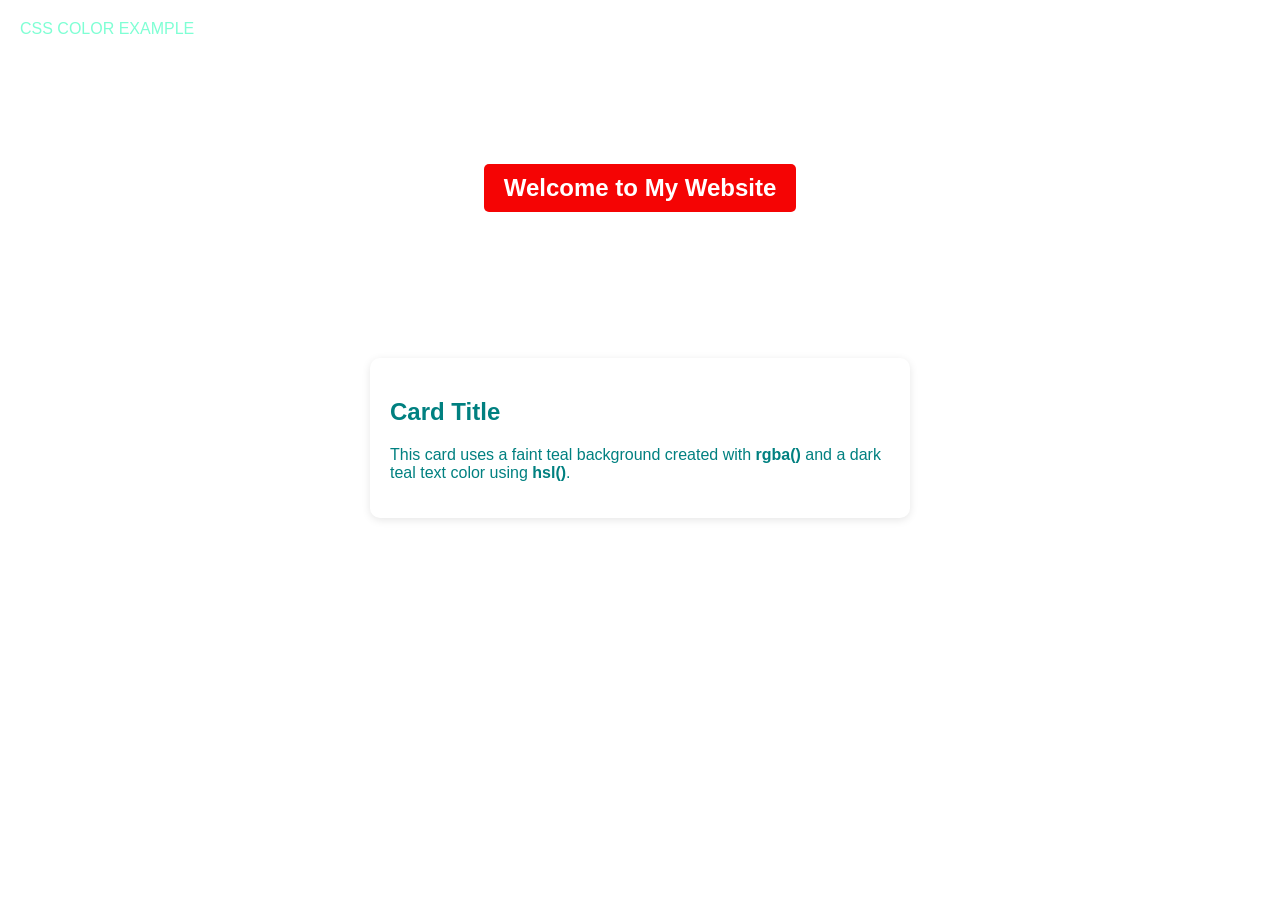
<file: background/index.html>
<!DOCTYPE html>
<html lang="en">
    <head>
        
            CSS COLOR EXAMPLE
            <style>
                body{
                    color:aquamarine;
                    font-family: Arial, Helvetica, sans-serif;
                    margin: 0;
                    padding: 20px;
                }
                .card{
                    background-color:beige(0,128,128,0.1);
                    color: hsl(180, 100%, 25%);
        padding: 20px;
        border-radius: 10px;
        max-width: 500px;
        margin: 20px auto;
        box-shadow: 0 2px 8px rgba(0, 0, 0, 0.1);
    }

    .hero {
        background-image: url('https://picsum.photos/id/1018/800/400');
        background-size: cover;
        background-position: center;
        background-repeat: no-repeat;
        color: white;
        height: 300px;
        display: flex;
        align-items: center;
        justify-content: center;
        text-align: center;
        border-radius: 10px;
        margin-bottom: 20px;
    }.hero h1 {
            background: rgb(245, 4, 4);
            padding: 10px 20px;
            border-radius: 5px;
        }
                
            </style>
        
    </head>
    <body>

    <section class="hero">
        <h1>Welcome to My Website</h1>
    </section>

    <div class="card">
        <h2>Card Title</h2>
        <p>
            This card uses a faint teal background created with
            <strong>rgba()</strong> and a dark teal text color using
            <strong>hsl()</strong>.
        </p>
    </div>

</body>

</html>
</file>
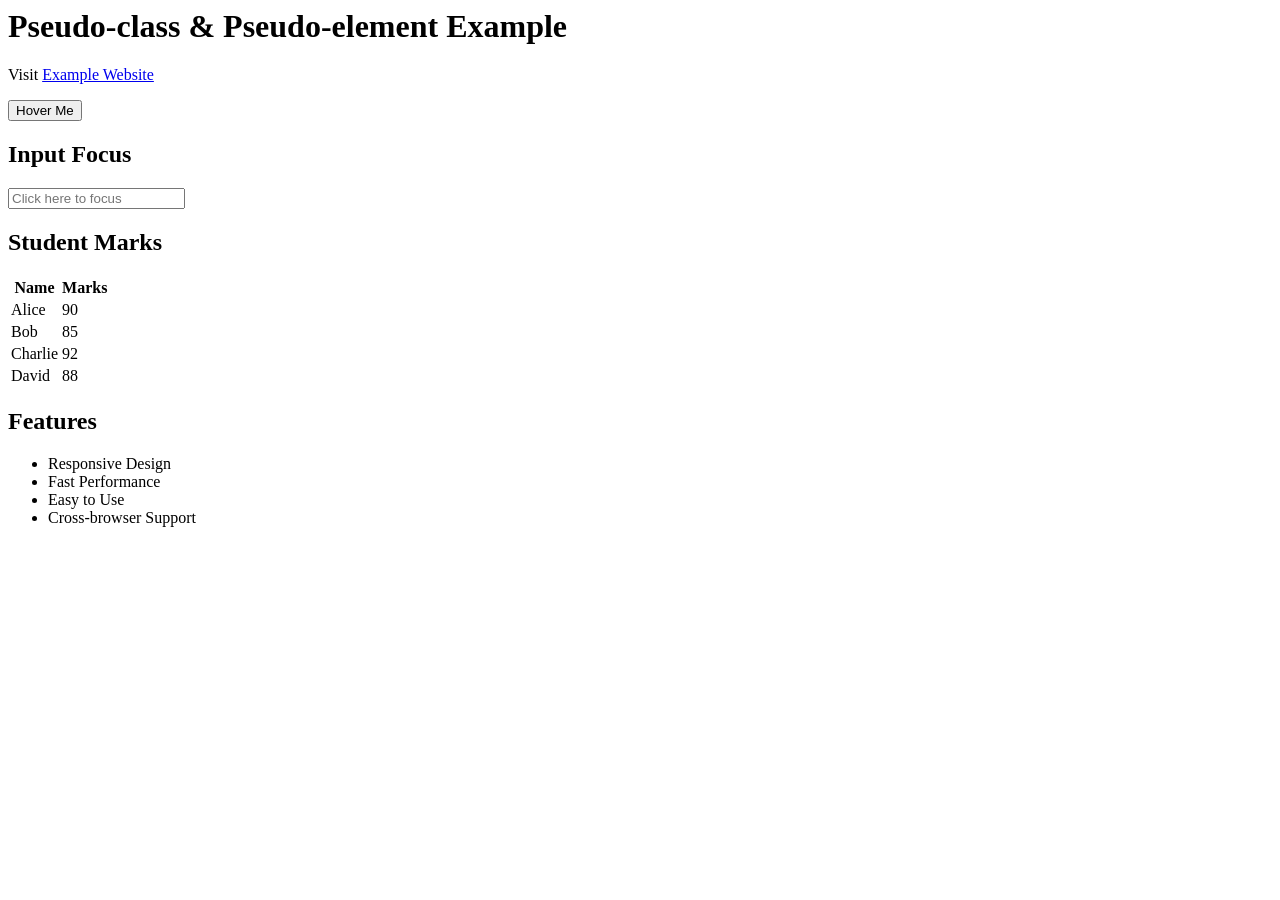
<file: boxModel/index.html>
<html lang=""en">
<head>
    <style>
        /* position */
nav a {
    display: inline-block;   /* now padding & margins work on links */
    padding: 10px 15px;
}

/* A banner pinned to the top while scrolling */
.top-bar {
    position: fixed;
    top: 0;
    left: 0;
    width: 100%;
    background: navy;
    color: white;
    z-index: 100;
}

/* A badge nudged onto the corner of a card */
.card { position: relative; }   /* the anchor */
.badge {
    position: absolute;
    top: 10px;
    right: 10px;
    background: crimson;
    color: white;
}
/* display */

.menu {
    display: flex;
    justify-content: space-between; /* spread links across the bar */
    align-items: center;            /* vertically centre them */
    gap: 20px;
    padding: 15px;
    background: #222;
}

.menu a { color: white; text-decoration: none; }

/* Three equal columns that wrap on small screens */
.cards {
    display: flex;
    gap: 20px;
    flex-wrap: wrap;
}

.cards .card { flex: 1; } /* each takes an equal share */
    </style>
</head>
<body>
      <h1>Pseudo-class & Pseudo-element Example</h1>
    <p>
        Visit 
        <a href="https://example.com" target="_blank">Example Website</a>
    </p>
    <button class="btn">Hover Me</button>
    <h2>Input Focus</h2>
    <input type="text" placeholder="Click here to focus">
    <h2>Student Marks</h2>
    <table>
        <tr>
            <th>Name</th>
            <th>Marks</th>
        </tr>
        <tr>
            <td>Alice</td>
            <td>90</td>
            </tr>
        <tr>
            <td>Bob</td>
            <td>85</td>
        </tr>
        <tr>
            <td>Charlie</td>
            <td>92</td>
        </tr>
        <tr>
            <td>David</td>
            <td>88</td>
        </tr>
    </table>
    <h2>Features</h2>
    <ul class="features">
        <li>Responsive Design</li>
        <li>Fast Performance</li>
        <li>Easy to Use</li>
        <li>Cross-browser Support</li>
    </ul>
    
</body>
</html>
</file>
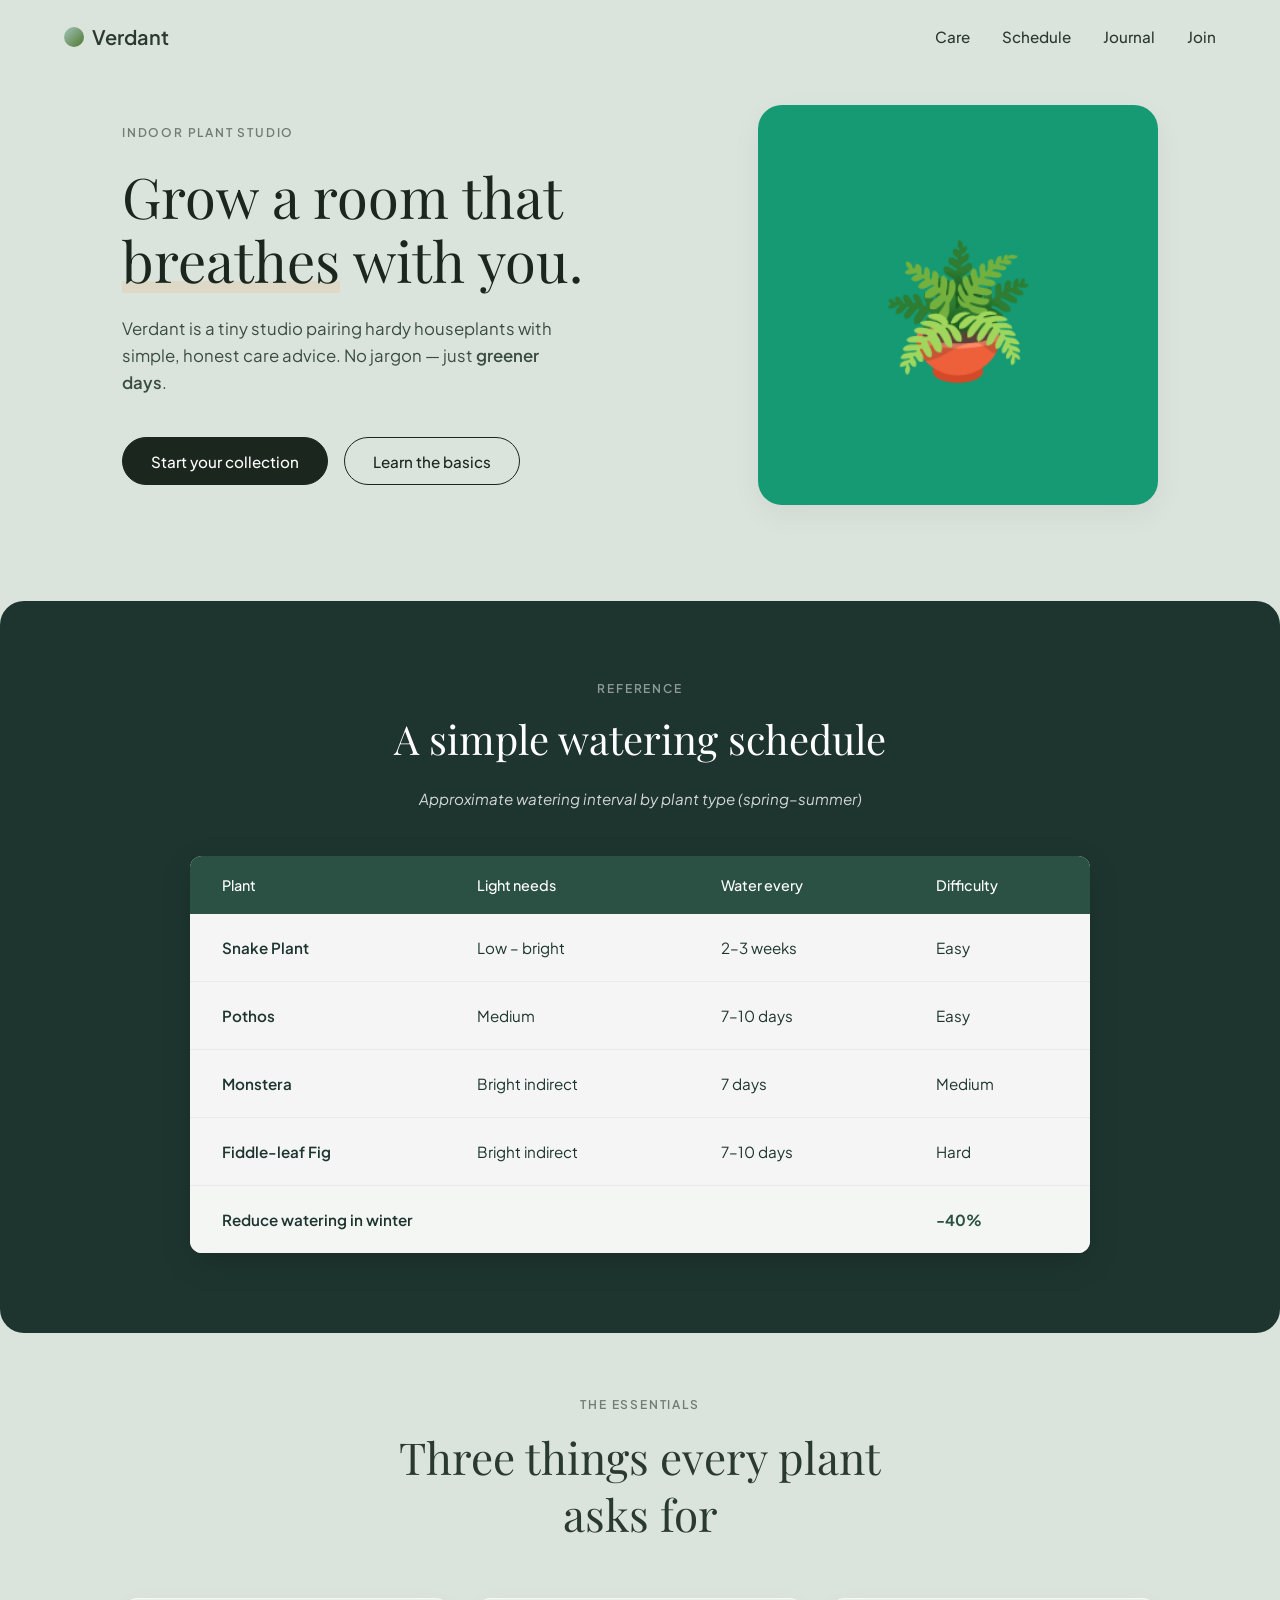
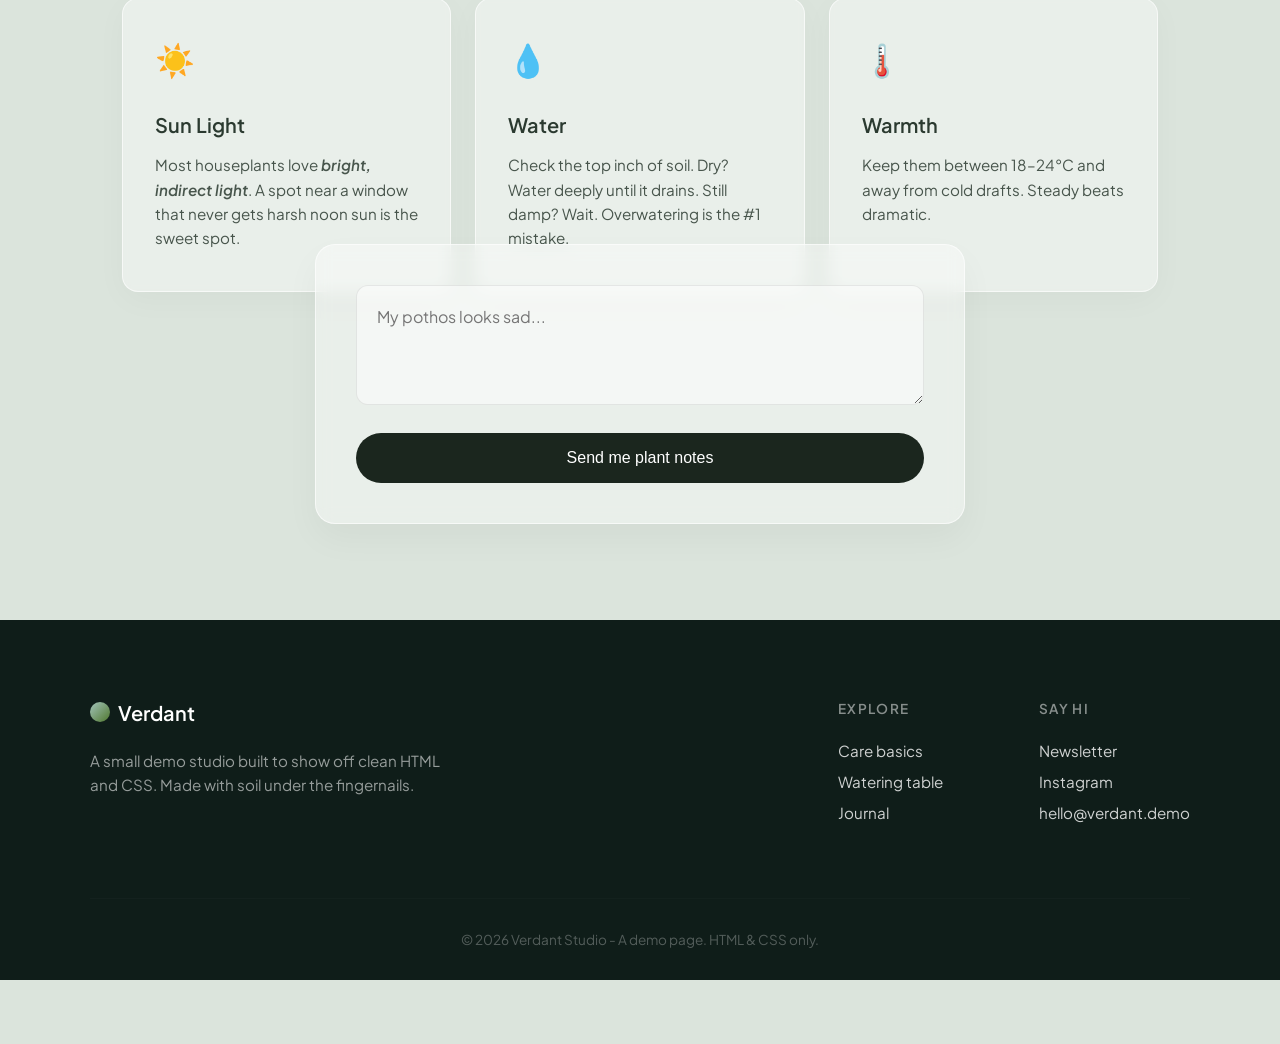
<file: PROJECT/index.html>
<!DOCTYPE html>
<html lang="en">
<head>
    <meta charset="UTF-8">
    <meta name="viewport" content="width=device-width, initial-scale=1.0">
    <title>Verdant - The Essentials</title>
    <link rel="stylesheet" href="style.css">
    <link href="https://fonts.googleapis.com/css2?family=Playfair+Display:ital,wght@0,400..700;1,400..700&family=Plus+Jakarta+Sans:wght@300;400;600&display=swap" rel="stylesheet">
</head>
<body>

    <header class="navbar">
        <div class="logo">
            <span class="logo-dot"></span>
            Verdant
        </div>
        <nav class="nav-links">
            <a href="#">Care</a>
            <a href="#">Schedule</a>
            <a href="#">Journal</a>
            <a href="#">Join</a>
        </nav>
    </header>

    <section class="hero">
    <div class="hero-content">
        <p class="hero-subtitle">INDOOR PLANT STUDIO</p>
        <h1 class="hero-title">Grow a room that <span class="highlight">breathes</span> with you.</h1>
        <p class="hero-description">
            Verdant is a tiny studio pairing hardy houseplants with simple, honest care advice. No jargon — just <strong>greener days</strong>.
        </p>
        <div class="hero-buttons">
            <a href="#" class="btn btn-solid">Start your collection</a>
            <a href="#" class="btn btn-outline">Learn the basics</a>
        </div>
    </div>
    
    <div class="hero-image-container">
        <div class="graphic-box">
            <div class="plant-illustration">🪴</div>
        </div>
    </div>
</section>
<section class="reference-section">
    <p class="ref-subtitle">REFERENCE</p>
    <h2 class="ref-title">A simple watering schedule</h2>
    <p class="ref-description">Approximate watering interval by plant type (spring–summer)</p>

    <div class="table-container">
        <table class="schedule-table">
            <thead>
                <tr>
                    <th>Plant</th>
                    <th>Light needs</th>
                    <th>Water every</th>
                    <th>Difficulty</th>
                </tr>
            </thead>
            <tbody>
                <tr>
                    <td><strong>Snake Plant</strong></td>
                    <td>Low – bright</td>
                    <td>2–3 weeks</td>
                    <td>Easy</td>
                </tr>
                <tr>
                    <td><strong>Pothos</strong></td>
                    <td>Medium</td>
                    <td>7–10 days</td>
                    <td>Easy</td>
                </tr>
                <tr>
                    <td><strong>Monstera</strong></td>
                    <td>Bright indirect</td>
                    <td>7 days</td>
                    <td>Medium</td>
                </tr>
                <tr>
                    <td><strong>Fiddle-leaf Fig</strong></td>
                    <td>Bright indirect</td>
                    <td>7–10 days</td>
                    <td>Hard</td>
                </tr>
                <tr class="table-footer-row">
                    <td colspan="3" class="footer-note">Reduce watering in winter</td>
                    <td class="footer-percentage">-40%</td>
                </tr>
            </tbody>
        </table>
    </div>
</section>



    <main class="container">
        <p class="subtitle">THE ESSENTIALS</p>
        <h1 class="main-title">Three things every plant asks for</h1>

        <div class="cards-grid">
            <div class="card">
                <div class="icon sun-icon">☀️</div>
                <h2>Sun Light</h2>
                <p>Most houseplants love <em>bright, indirect light</em>. A spot near a window that never gets harsh noon sun is the sweet spot.</p>
            </div>

            <div class="card">
                <div class="icon water-icon">💧</div>
                <h2>Water</h2>
                <p>Check the top inch of soil. Dry? Water deeply until it drains. Still damp? Wait. Overwatering is the #1 mistake.</p>
            </div>

            <div class="card">
                <div class="icon warmth-icon">🌡️</div>
                <h2>Warmth</h2>
                <p>Keep them between 18–24°C and away from cold drafts. Steady beats dramatic.</p>
            </div>
        </div>
    </main>
    <section class="contact-section">
    <div class="contact-card">
        <div class="form-group">
            <textarea id="plant-notes" placeholder="My pothos looks sad..."></textarea>
        </div>
        <button type="submit" class="btn-submit">Send me plant notes</button>
    </div>
</section>

<footer class="main-footer">
    <div class="footer-container">
        <div class="footer-brand">
            <div class="logo">
                <span class="logo-dot"></span>
                Verdant
            </div>
            <p class="brand-text">A small demo studio built to show off clean HTML and CSS. Made with soil under the fingernails.</p>
        </div>

        <div class="footer-links-group">
            <div class="footer-column">
                <h3>Explore</h3>
                <ul>
                    <li><a href="#">Care basics</a></li>
                    <li><a href="#">Watering table</a></li>
                    <li><a href="#">Journal</a></li>
                </ul>
            </div>
            <div class="footer-column">
                <h3>Say hi</h3>
                <ul>
                    <li><a href="#">Newsletter</a></li>
                    <li><a href="#">Instagram</a></li>
                    <li><a href="#">hello@verdant.demo</a></li>
                </ul>
            </div>
        </div>
    </div>
    
    <div class="footer-bottom">
        <p>&copy; 2026 Verdant Studio - A demo page. HTML & CSS only.</p>
    </div>
</footer>

</body>
</html>
</file>
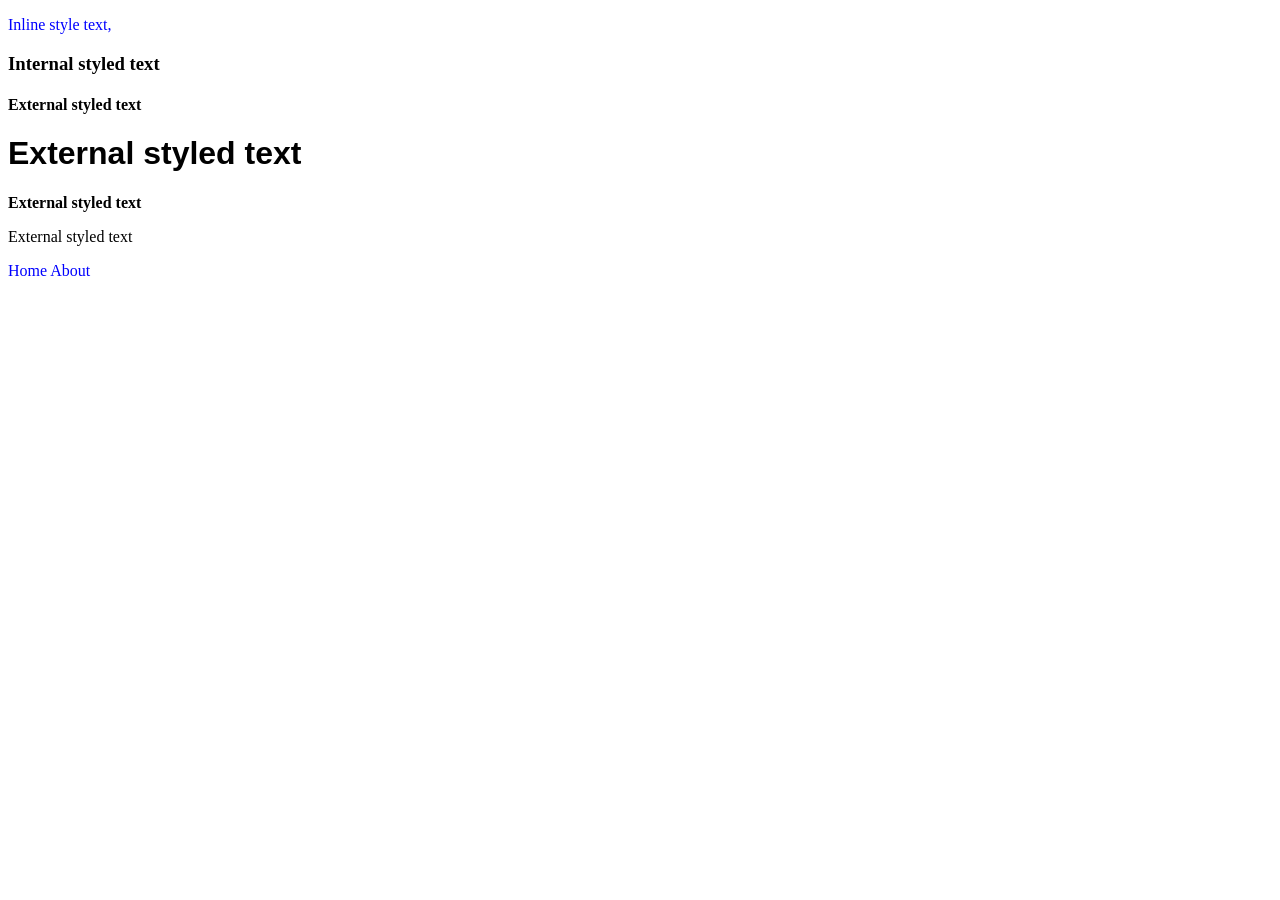
<file: css.html>
<!DOCTYPE html>
<html>
    <head>
        <link rel="stylesheet" href="style.css">
    </head>
    <body>
        <!-- 1 , Inline(avoid in real projects)-->
        <p style="color:blue; ">Inline style text,</p>
        <!-- 2, Internal;goes inside <head> -->
            <h3> Internal styled text</h3>
            <!-- 3, External (best): link a separate css file to html file -->
            <h4> External styled text</h4>
            <!-- <h4> External styled text</h4> -->
             <h1 id="main-title"> External styled text</h1>
             <p class="intro"> External styled text</p>
<p> External styled text</p>
<nav><a href="#"> Home</a><a href="#"> About</a></nav>

    </body>
</html>
</file>
<file: PROJECT/style.css>
/* --- Hero Section Layout --- */
.hero {
    display: flex;
    align-items: center;
    justify-content: space-between;
    gap: 4rem;
    text-align: left;
    max-width: 1100px;
    margin: 2rem auto 6rem auto; /* Large bottom margin to separate from the cards section */
    padding: 0 2rem;
}

.hero-content {
    flex: 1;
    max-width: 540px;
}

.hero-image-container {
    flex: 1;
    display: flex;
    justify-content: flex-end;
}

/* --- Typography & Text Styling --- */
.hero-subtitle {
    font-size: 0.75rem;
    letter-spacing: 0.15em;
    font-weight: 600;
    opacity: 0.6;
    margin-bottom: 1.5rem;
}

.hero-title {
    font-family: 'Playfair Display', serif;
    font-size: 3.5rem;
    font-weight: 400;
    line-height: 1.15;
    color: #1b261e;
    margin-bottom: 1.5rem;
}

/* Highlight underline styling for "breathes" */
.highlight {
    position: relative;
    z-index: 1;
}

.highlight::after {
    content: "";
    position: absolute;
    left: 0;
    bottom: 4px;
    width: 100%;
    height: 12px;
    background-color: #dfd5be; /* Soft tan highlight color */
    z-index: -1;
    opacity: 0.7;
}

.hero-description {
    font-size: 1.05rem;
    line-height: 1.6;
    color: #3a4d40;
    margin-bottom: 2.5rem;
    max-width: 460px;
}

.hero-description strong {
    font-weight: 600;
}

/* --- Buttons --- */
.hero-buttons {
    display: flex;
    gap: 1rem;
}

.btn {
    display: inline-block;
    padding: 0.85rem 1.75rem;
    border-radius: 50px; /* Fully rounded capsule buttons */
    font-size: 0.95rem;
    font-weight: 500;
    text-decoration: none;
    transition: all 0.2s ease;
}

.btn-solid {
    background-color: #1b261e; /* Very dark forest green/black */
    color: #ffffff;
    border: 1px solid #1b261e;
}

.btn-solid:hover {
    background-color: #2b3a30;
    border-color: #2b3a30;
}

.btn-outline {
    background-color: transparent;
    color: #1b261e;
    border: 1px solid #1b261e;
}

.btn-outline:hover {
    background-color: rgba(27, 38, 30, 0.05);
}

/* --- Illustration Placeholder --- */
.graphic-box {
    width: 100%;
    max-width: 400px;
    aspect-ratio: 1 / 1;
    background-color: #159a74; /* Vibrant teal/green background */
    border-radius: 24px;
    display: flex;
    align-items: center;
    justify-content: center;
    box-shadow: 0 10px 30px rgba(0, 0, 0, 0.05);
}

.plant-illustration {
    font-size: 8rem; /* Scaled emoji layout; replace with an <img> tag as needed */
}

/* --- Responsive Adjustments --- */
@media (max-width: 900px) {
    .hero {
        flex-direction: column-reverse; /* Stacks image on top on mobile */
        text-align: center;
        margin-bottom: 4rem;
        gap: 2.5rem;
    }

    .hero-content {
        max-width: 100%;
    }

    .hero-description {
        margin-left: auto;
        margin-right: auto;
    }

    .hero-buttons {
        justify-content: center;
        flex-direction: column;
    }

    .hero-image-container {
        justify-content: center;
        width: 100%;
    }
    
    .hero-title {
        font-size: 2.75rem;
    }
}
/* --- Reference Section Wrapper --- */
.reference-section {
    background-color: #1e352f; /* Dark green background */
    color: #ffffff; /* White text for contrast */
    padding: 5rem 2rem;
    margin-top: 6rem;
    text-align: center;
    border-radius: 24px; /* Optional: adds smooth edges to the container */
}

.ref-subtitle {
    font-size: 0.75rem;
    letter-spacing: 0.15em;
    font-weight: 600;
    opacity: 0.5;
    margin-bottom: 1rem;
}

.ref-title {
    font-family: 'Playfair Display', serif;
    font-size: 2.5rem;
    font-weight: 400;
    margin-bottom: 1.5rem;
}

.ref-description {
    font-size: 0.95rem;
    opacity: 0.8;
    margin-bottom: 3rem;
    font-style: italic;
}

/* --- Table Styles --- */
.table-container {
    max-width: 900px;
    margin: 0 auto;
    background-color: rgba(255, 255, 255, 0.95); /* Light off-white table body background */
    color: #1e352f; /* Dark text inside table */
    border-radius: 12px;
    overflow: hidden; /* Ensures corners match border-radius */
    box-shadow: 0 10px 30px rgba(0, 0, 0, 0.15);
}

.schedule-table {
    width: 100%;
    border-collapse: collapse;
    text-align: left;
    font-size: 0.95rem;
}

/* Header Row Styling */
.schedule-table th {
    background-color: #2b5144; /* Medium green header block */
    color: #ffffff;
    font-weight: 500;
    padding: 1.25rem 2rem;
    font-size: 0.9rem;
}

/* Data Rows Styling */
.schedule-table td {
    padding: 1.5rem 2rem;
    border-bottom: 1px solid rgba(0, 0, 0, 0.05);
}

.schedule-table tbody tr:last-of-type td {
    border-bottom: none; /* Removes line on last plant item */
}

.schedule-table td strong {
    font-weight: 600;
}

/* --- Table Footer Row Styling --- */
.table-footer-row {
    background-color: #f4f6f4; /* Subtle gray/green accent background for the footer row */
}

.table-footer-row td {
    border-top: 1px solid rgba(0, 0, 0, 0.1);
    padding: 1.5rem 2rem;
}

.footer-note {
    font-weight: 600;
    color: #1e352f;
}

.footer-percentage {
    text-align: left;
    font-weight: 700;
    color: #2b5144;
}

/* --- Responsive Layout for Tables --- */
@media (max-width: 768px) {
    .table-container {
        overflow-x: auto; /* Adds a horizontal scrollbar if the viewport is too narrow */
    }
    
    .schedule-table th, 
    .schedule-table td {
        padding: 1rem; /* Condenses spacing slightly on small viewports */
    }
    
    .ref-title {
        font-size: 2rem;
    }
}
/* --- Reset and Base Styles --- */
* {
    margin: 0;
    padding: 0;
    box-sizing: border-box;
}

body {
    background-color: #dbe4dc; /* Muted sage/mint green background */
    font-family: 'Plus Jakarta Sans', sans-serif;
    color: #2b3a30; /* Dark green-grey text for soft contrast */
    min-height: 100vh;
    padding-bottom: 4rem;
}

/* --- Header / Navigation Bar --- */
.navbar {
    display: flex;
    justify-content: space-between;
    align-items: center;
    padding: 1.5rem 4rem;
}

.logo {
    display: flex;
    align-items: center;
    gap: 0.5rem;
    font-weight: 600;
    font-size: 1.25rem;
}

.logo-dot {
    width: 20px;
    height: 20px;
    background: linear-gradient(135deg, #a3c4bc, #4f772d);
    border-radius: 50%;
}

.nav-links {
    display: flex;
    gap: 2rem;
}

.nav-links a {
    text-decoration: none;
    color: #2b3a30;
    font-size: 0.95rem;
    font-weight: 500;
    transition: opacity 0.2s;
}

.nav-links a:hover {
    opacity: 0.7;
}

/* --- Main Layout --- */
.container {
    max-width: 1100px;
    margin: 4rem auto 0 auto;
    text-align: center;
    padding: 0 2rem;
}

.subtitle {
    font-size: 0.75rem;
    letter-spacing: 0.15em;
    font-weight: 600;
    opacity: 0.6;
    margin-bottom: 1rem;
}

.main-title {
    font-family: 'Playfair Display', serif; /* Serif font for headings */
    font-size: 2.75rem;
    font-weight: 400;
    line-height: 1.3;
    max-width: 500px;
    margin: 0 auto 3.5rem auto;
}

/* --- Grid & Cards --- */
.cards-grid {
    display: grid;
    grid-template-columns: repeat(3, 1fr);
    gap: 1.5rem;
}

.card {
    background-color: rgba(255, 255, 255, 0.4); /* Transparent glassmorphism effect */
    border: 1px solid rgba(255, 255, 255, 0.6);
    border-radius: 16px;
    padding: 2.5rem 2rem;
    text-align: left;
    box-shadow: 0 8px 32px 0 rgba(0, 0, 0, 0.03);
    backdrop-filter: blur(4px); /* Subtle blur for the frosted look */
}

.icon {
    font-size: 2rem;
    margin-bottom: 2rem;
}

.card h2 {
    font-size: 1.25rem;
    font-weight: 600;
    margin-bottom: 1rem;
}

.card p {
    font-size: 0.95rem;
    line-height: 1.6;
    opacity: 0.85;
}

.card em {
    font-style: italic;
    font-weight: 600;
}

/* --- Responsive Adjustments --- */
@media (max-width: 900px) {
    .cards-grid {
        grid-template-columns: 1fr; /* Stacks cards on smaller screens */
        gap: 1.5rem;
    }
    
    .navbar {
        padding: 1.5rem 2rem;
    }
}
/* --- Contact Form Section --- */
.contact-section {
    display: flex;
    justify-content: center;
    margin: -3rem auto 6rem auto; /* Negative margin pulls it up slightly to overlap beautifully if needed, or set to 4rem if separated */
    padding: 0 2rem;
    max-width: 1100px;
    position: relative;
    z-index: 2;
}

.contact-card {
    background-color: rgba(255, 255, 255, 0.4);
    border: 1px solid rgba(255, 255, 255, 0.6);
    backdrop-filter: blur(8px);
    border-radius: 20px;
    padding: 2.5rem;
    width: 100%;
    max-width: 650px;
    box-shadow: 0 15px 35px rgba(0, 0, 0, 0.04);
}

.form-group {
    margin-bottom: 1.5rem;
}

.contact-card textarea {
    width: 100%;
    min-height: 120px;
    background-color: rgba(255, 255, 255, 0.5);
    border: 1px solid rgba(0, 0, 0, 0.08);
    border-radius: 12px;
    padding: 1.25rem;
    font-family: inherit;
    font-size: 1rem;
    color: #1e352f;
    resize: vertical;
    outline: none;
    transition: border-color 0.2s ease;
}

.contact-card textarea:focus {
    border-color: #2b5144;
}

/* Pill Submit Button */
.btn-submit {
    width: 100%;
    padding: 1rem;
    background-color: #1b261e;
    color: #ffffff;
    border: none;
    border-radius: 50px;
    font-size: 1rem;
    font-weight: 500;
    cursor: pointer;
    transition: background-color 0.2s ease;
}

.btn-submit:hover {
    background-color: #2b3a30;
}

/* --- Main Footer --- */
.main-footer {
    background-color: #0f1d19; /* Deepest dark green tone */
    color: rgba(255, 255, 255, 0.7);
    padding: 5rem 4rem 2rem 4rem;
    font-size: 0.95rem;
}

.footer-container {
    max-width: 1100px;
    margin: 0 auto;
    display: flex;
    justify-content: space-between;
    gap: 4rem;
}

.footer-brand {
    max-width: 360px;
}

.footer-brand .logo {
    color: #ffffff;
    margin-bottom: 1.5rem;
}

.brand-text {
    line-height: 1.6;
    opacity: 0.8;
}

.footer-links-group {
    display: flex;
    gap: 6rem;
}

.footer-column h3 {
    color: #ffffff;
    font-size: 0.85rem;
    text-transform: uppercase;
    letter-spacing: 0.1em;
    margin-bottom: 1.5rem;
    font-weight: 600;
    opacity: 0.5;
}

.footer-column ul {
    list-style: none;
}

.footer-column li {
    margin-bottom: 0.75rem;
}

.footer-column a {
    color: rgba(255, 255, 255, 0.8);
    text-decoration: none;
    transition: color 0.2s ease;
}

.footer-column a:hover {
    color: #ffffff;
}

/* Footer Bottom Bar */
.footer-bottom {
    max-width: 1100px;
    margin: 4rem auto 0 auto;
    padding-top: 2rem;
    border-top: 1px solid rgba(255, 255, 255, 0.05);
    text-align: center;
    font-size: 0.85rem;
    opacity: 0.4;
}

.footer-bottom a {
    color: inherit;
}

/* --- Responsive Adjustments --- */
@media (max-width: 768px) {
    .footer-container {
        flex-direction: column;
        gap: 3rem;
    }
    
    .footer-links-group {
        gap: 3rem;
        justify-content: space-between;
    }
    
    .main-footer {
        padding: 4rem 2rem 2rem 2rem;
    }
}
</file>
<file: style.css>
h1,h2 {font-family: Arial, sans-serif; }
main-title{color:brown; }
.intro{font-weight: bold; }
nav a {color: blue; text-decoration: none; }
</file>
